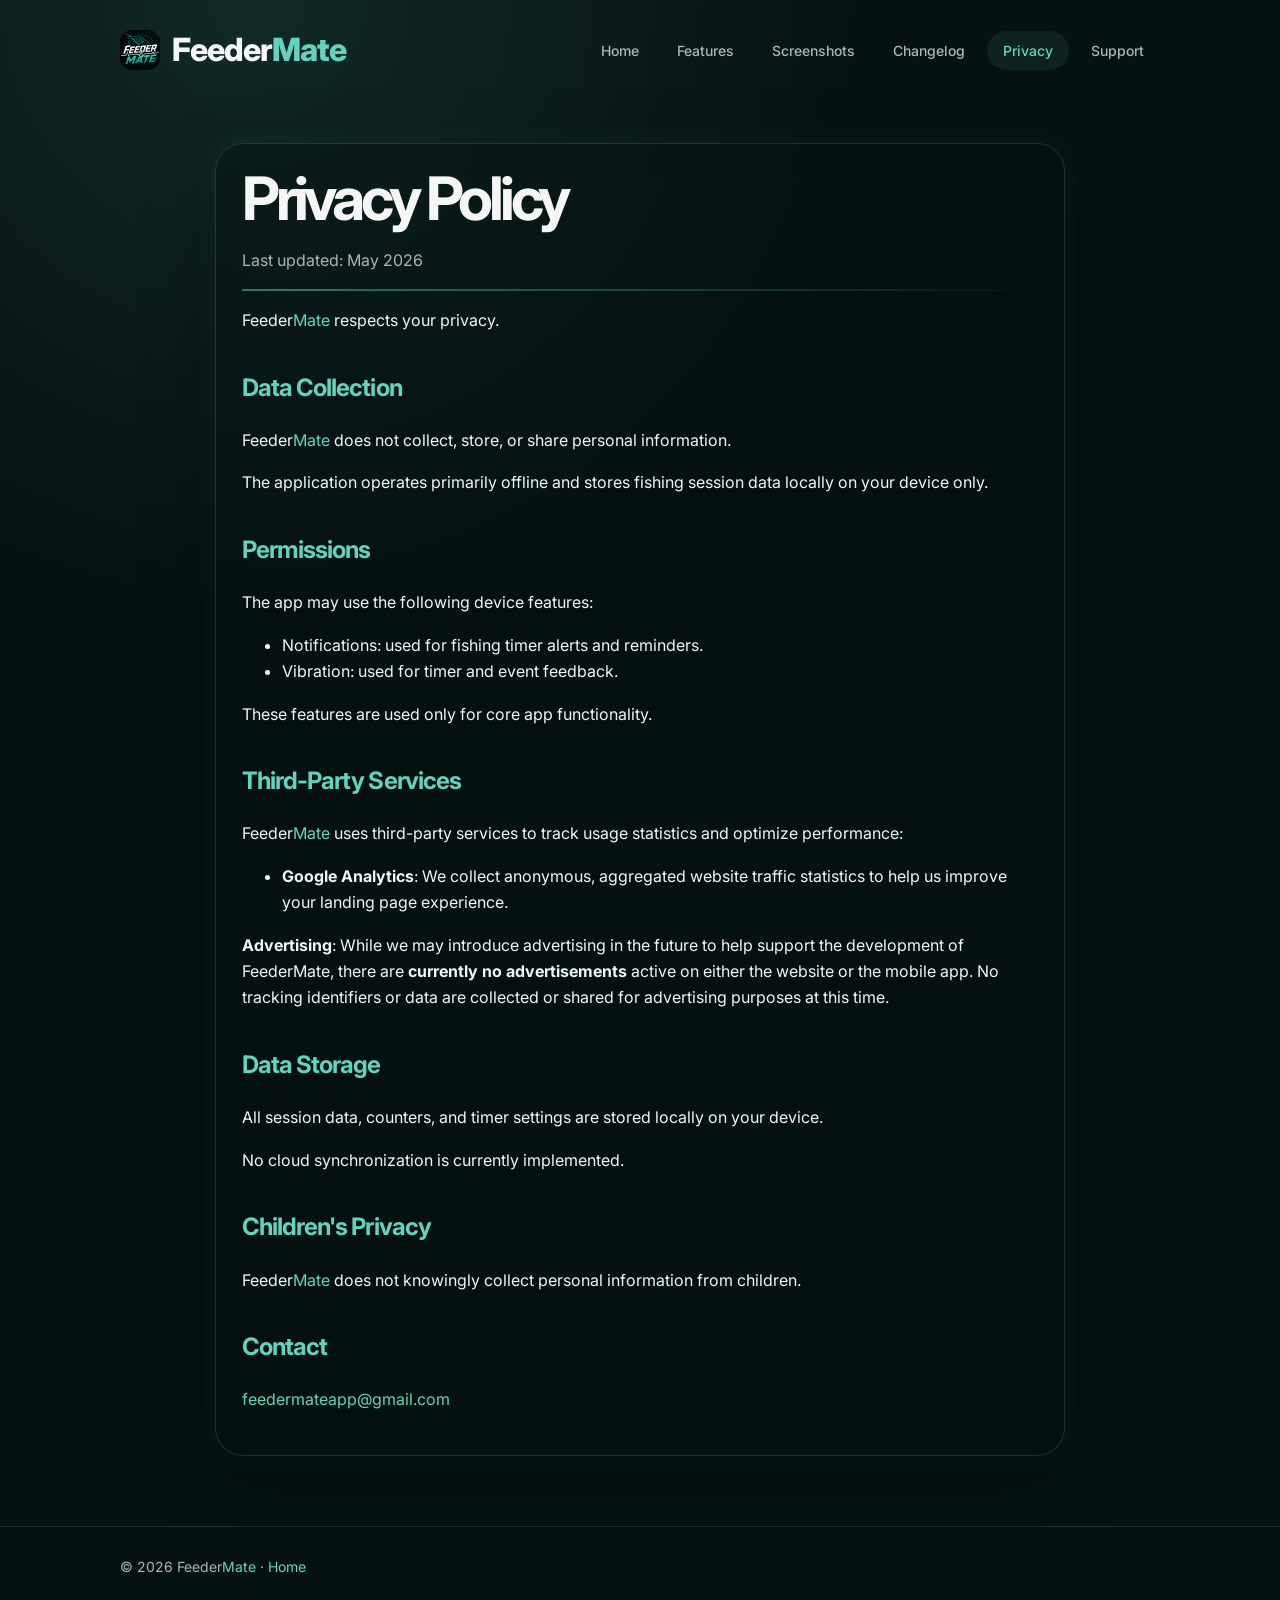
<file: privacy-policy/index.html>
<!DOCTYPE html>
<html lang="en">

<head>
  <meta charset="UTF-8" />
  <meta name="viewport" content="width=device-width, initial-scale=1.0" />
  <title>Privacy Policy — FeederMate</title>
  <meta name="description" content="FeederMate privacy policy and data protection details." />

  <!-- Open Graph / Facebook -->
  <meta property="og:type" content="website" />
  <meta property="og:url" content="https://feedermate.app/privacy-policy/" />
  <meta property="og:title" content="Privacy Policy — FeederMate" />
  <meta property="og:description" content="Read about how FeederMate respects and protects your privacy offline." />
  <meta property="og:image" content="https://feedermate.app/assets/app_icon_2.webp" />

  <!-- Twitter -->
  <meta property="twitter:card" content="summary_large_image" />
  <meta property="twitter:url" content="https://feedermate.app/privacy-policy/" />
  <meta property="twitter:title" content="Privacy Policy — FeederMate" />
  <meta property="twitter:description"
    content="Read about how FeederMate respects and protects your privacy offline." />
  <meta name="twitter:image" content="https://feedermate.app/assets/app_icon_2.webp" />

  <!-- Favicon & Touch Icons -->
  <link rel="icon" type="image/webp" sizes="1254x1254" href="../assets/app_icon_2.webp" />
  <link rel="apple-touch-icon" sizes="1254x1254" href="../assets/app_icon_2.webp" />

  <!-- Google Fonts (Inter) -->
  <link rel="preconnect" href="https://fonts.googleapis.com">
  <link rel="preconnect" href="https://fonts.gstatic.com" crossorigin>
  <link href="https://fonts.googleapis.com/css2?family=Inter:wght@300;400;500;600;700;800;900&display=swap"
    rel="stylesheet">

  <!-- Google Analytics (gtag.js) -->
  <script async src="https://www.googletagmanager.com/gtag/js?id=G-5XJ4RJ6B6T"></script>
  <script>
    window.dataLayer = window.dataLayer || [];
    function gtag() { dataLayer.push(arguments); }
    gtag('js', new Date());

    gtag('config', 'G-5XJ4RJ6B6T');
  </script>

  <link rel="stylesheet" href="../styles/main.css?v=1.0.1" />
  <link rel="stylesheet" href="https://cdnjs.cloudflare.com/ajax/libs/font-awesome/6.7.2/css/all.min.css" />
</head>

<body>
  <header class="container nav">
    <a class="brand" href="../" aria-label="FeederMate home">
      <img src="../assets/app_icon_2.webp" alt="FeederMate Logo" class="brand-logo">
      <span>Feeder<span class="brand-pulse">Mate</span></span>
    </a>
    <button class="nav-toggle" id="nav-toggle" aria-label="Toggle navigation" aria-expanded="false"
      aria-controls="nav-menu">
      <i class="fa-solid fa-bars"></i>
    </button>
    <nav class="nav-links" id="nav-menu">
      <a href="../">Home</a>
      <a href="../#features">Features</a>
      <a href="../#screenshots">Screenshots</a>
      <a href="../changelog/">Changelog</a>
      <a href="../privacy-policy/" class="active">Privacy</a>
      <a href="../support/">Support</a>
    </nav>
  </header>

  <main class="container policy">
    <div class="card">
      <h1>Privacy Policy</h1>
      <p class="muted">Last updated: May 2026</p>
      <div class="pulse-line"></div>

      <p>Feeder<span class="brand-pulse">Mate</span> respects your privacy.</p>

      <h2>Data Collection</h2>
      <p>Feeder<span class="brand-pulse">Mate</span> does not collect, store, or share personal information.</p>
      <p>The application operates primarily offline and stores fishing session data locally on your device only.</p>

      <h2>Permissions</h2>
      <p>The app may use the following device features:</p>
      <ul>
        <li>Notifications: used for fishing timer alerts and reminders.</li>
        <li>Vibration: used for timer and event feedback.</li>
      </ul>
      <p>These features are used only for core app functionality.</p>

      <h2>Third-Party Services</h2>
      <p>Feeder<span class="brand-pulse">Mate</span> uses third-party services to track usage statistics and optimize
        performance:</p>
      <ul>
        <li><strong>Google Analytics</strong>: We collect anonymous, aggregated website traffic statistics to help us
          improve your landing page experience.</li>
      </ul>
      <p><strong>Advertising</strong>: While we may introduce advertising in the future to help support the development
        of FeederMate, there are <strong>currently no advertisements</strong> active on either the website or the mobile
        app. No tracking identifiers or data are collected or shared for advertising purposes at this time.</p>

      <h2>Data Storage</h2>
      <p>All session data, counters, and timer settings are stored locally on your device.</p>
      <p>No cloud synchronization is currently implemented.</p>

      <h2>Children's Privacy</h2>
      <p>Feeder<span class="brand-pulse">Mate</span> does not knowingly collect personal information from children.</p>

      <h2>Contact</h2>
      <p><a href="mailto:feedermateapp@gmail.com">feedermateapp@gmail.com</a></p>
    </div>
  </main>

  <footer>
    <div class="container">© 2026 Feeder<span class="brand-pulse">Mate</span> · <a href=" ../">Home</a></div>
  </footer>
  <script>
    const navToggle = document.getElementById('nav-toggle');
    const navMenu = document.getElementById('nav-menu');

    if (navToggle && navMenu) {
      navToggle.addEventListener('click', () => {
        const isExpanded = navToggle.getAttribute('aria-expanded') === 'true';
        navToggle.setAttribute('aria-expanded', !isExpanded);
        navMenu.classList.toggle('is-active');

        // Morph hamburger icon into close X
        const icon = navToggle.querySelector('i');
        if (icon) {
          if (!isExpanded) {
            icon.classList.remove('fa-bars');
            icon.classList.add('fa-xmark');
          } else {
            icon.classList.remove('fa-xmark');
            icon.classList.add('fa-bars');
          }
        }

        document.body.style.overflow = !isExpanded ? 'hidden' : '';
      });
    }
  </script>
</body>

</html>
</file>
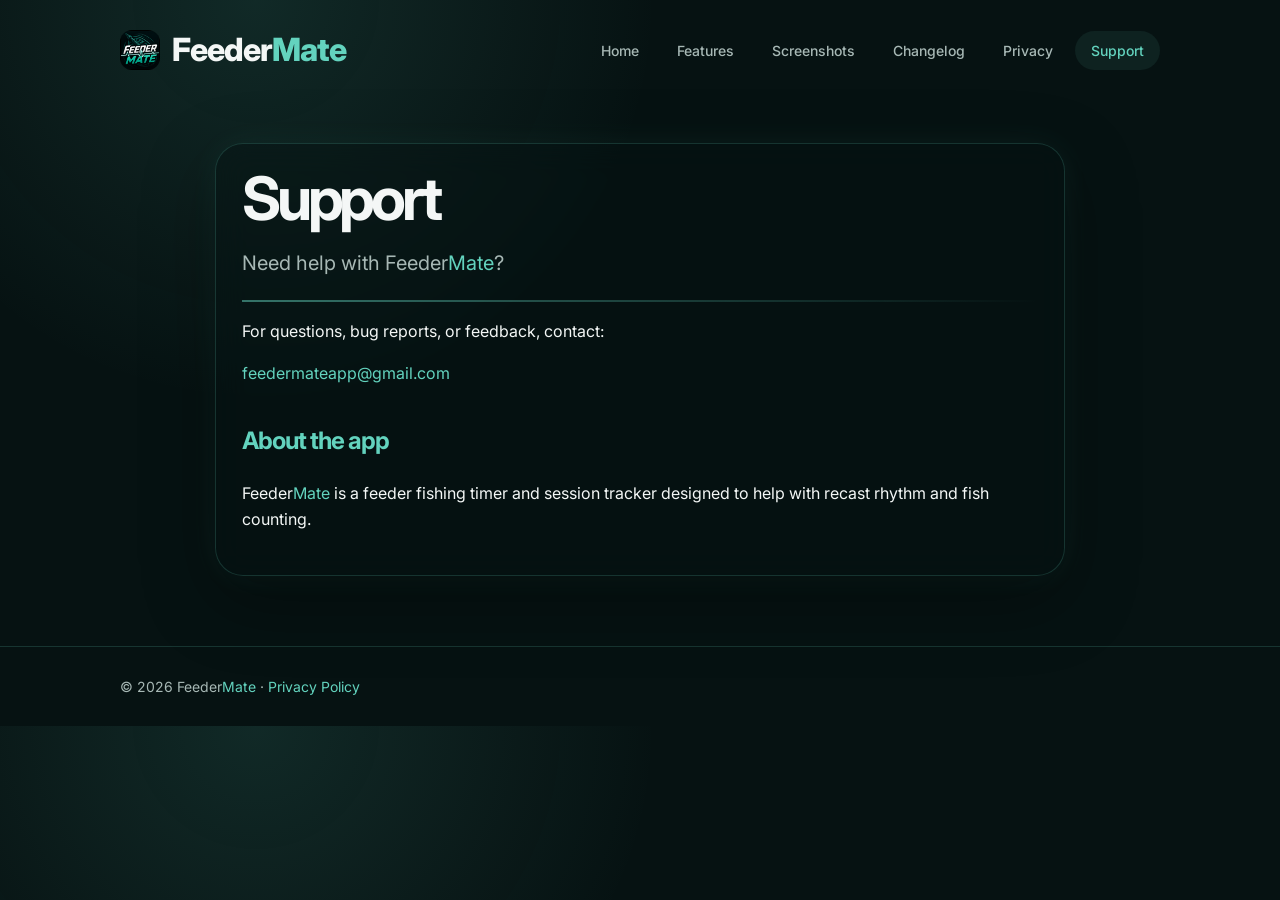
<file: support/index.html>
<!DOCTYPE html>
<html lang="en">

<head>
  <meta charset="UTF-8" />
  <meta name="viewport" content="width=device-width, initial-scale=1.0" />
  <title>Support — FeederMate</title>
  <meta name="description" content="Need help with FeederMate? Contact our support team." />

  <!-- Open Graph / Facebook -->
  <meta property="og:type" content="website" />
  <meta property="og:url" content="https://feedermate.app/support/" />
  <meta property="og:title" content="Support — FeederMate" />
  <meta property="og:description" content="Need help with FeederMate? Contact our support team." />
  <meta property="og:image" content="https://feedermate.app/assets/app_icon_2.webp" />

  <!-- Twitter -->
  <meta property="twitter:card" content="summary_large_image" />
  <meta property="twitter:url" content="https://feedermate.app/support/" />
  <meta property="twitter:title" content="Support — FeederMate" />
  <meta property="twitter:description" content="Need help with FeederMate? Contact our support team." />
  <meta name="twitter:image" content="https://feedermate.app/assets/app_icon_2.webp" />

  <!-- Favicon & Touch Icons -->
  <link rel="icon" type="image/webp" sizes="1254x1254" href="../assets/app_icon_2.webp" />
  <link rel="apple-touch-icon" sizes="1254x1254" href="../assets/app_icon_2.webp" />

  <!-- Google Fonts (Inter) -->
  <link rel="preconnect" href="https://fonts.googleapis.com">
  <link rel="preconnect" href="https://fonts.gstatic.com" crossorigin>
  <link href="https://fonts.googleapis.com/css2?family=Inter:wght@300;400;500;600;700;800;900&display=swap"
    rel="stylesheet">

  <!-- Google Analytics (gtag.js) -->
  <script async src="https://www.googletagmanager.com/gtag/js?id=G-5XJ4RJ6B6T"></script>
  <script>
    window.dataLayer = window.dataLayer || [];
    function gtag() { dataLayer.push(arguments); }
    gtag('js', new Date());

    gtag('config', 'G-5XJ4RJ6B6T');
  </script>

  <link rel="stylesheet" href="../styles/main.css?v=1.0.1" />
  <link rel="stylesheet" href="https://cdnjs.cloudflare.com/ajax/libs/font-awesome/6.7.2/css/all.min.css" />
</head>

<body>
  <header class="container nav">
    <a class="brand" href="../" aria-label="FeederMate home">
      <img src="../assets/app_icon_2.webp" alt="FeederMate Logo" class="brand-logo">
      <span>Feeder<span class="brand-pulse">Mate</span></span>
    </a>
    <button class="nav-toggle" id="nav-toggle" aria-label="Toggle navigation" aria-expanded="false"
      aria-controls="nav-menu">
      <i class="fa-solid fa-bars"></i>
    </button>
    <nav class="nav-links" id="nav-menu">
      <a href="../">Home</a>
      <a href="../#features">Features</a>
      <a href="../#screenshots">Screenshots</a>
      <a href="../changelog/">Changelog</a>
      <a href="../privacy-policy/">Privacy</a>
      <a href="../support/" class="active">Support</a>
    </nav>
  </header>

  <main class="container policy">
    <div class="card">
      <h1>Support</h1>
      <p class="lead">Need help with Feeder<span class="brand-pulse">Mate</span>?</p>
      <div class="pulse-line"></div>
      <p>For questions, bug reports, or feedback, contact:</p>
      <p><a href="mailto:feedermateapp@gmail.com">feedermateapp@gmail.com</a></p>
      <h2>About the app</h2>
      <p>Feeder<span class="brand-pulse">Mate</span> is a feeder fishing timer and session tracker designed to help
        with recast rhythm and fish counting.</p>
    </div>
  </main>

  <footer>
    <div class="container">© 2026 Feeder<span class="brand-pulse">Mate</span> · <a href="../privacy-policy/">Privacy
        Policy</a></div>
  </footer>
  <script>
    const navToggle = document.getElementById('nav-toggle');
    const navMenu = document.getElementById('nav-menu');

    if (navToggle && navMenu) {
      navToggle.addEventListener('click', () => {
        const isExpanded = navToggle.getAttribute('aria-expanded') === 'true';
        navToggle.setAttribute('aria-expanded', !isExpanded);
        navMenu.classList.toggle('is-active');

        // Morph hamburger icon into close X
        const icon = navToggle.querySelector('i');
        if (icon) {
          if (!isExpanded) {
            icon.classList.remove('fa-bars');
            icon.classList.add('fa-xmark');
          } else {
            icon.classList.remove('fa-xmark');
            icon.classList.add('fa-bars');
          }
        }

        document.body.style.overflow = !isExpanded ? 'hidden' : '';
      });
    }
  </script>
</body>

</html>
</file>
<file: styles/main.css>
:root {
  --bg: #061212;
  --bg-soft: #0b1f1e;
  --card: rgba(255, 255, 255, 0.055);
  --text: #f4f7f6;
  --muted: #a7b8b5;
  --accent: #63d3be;
  --accent-2: #2aa88f;
  --border: rgba(99, 211, 190, 0.18);
}

* {
  box-sizing: border-box;
}

body {
  margin: 0;
  background: radial-gradient(circle at 20% 0%, rgba(99, 211, 190, 0.12), transparent 32%), var(--bg);
  color: var(--text);
  font-family: 'Inter', ui-sans-serif, system-ui, -apple-system, BlinkMacSystemFont, "Segoe UI", sans-serif;
  line-height: 1.65;
  overflow-x: hidden; /* Prevent horizontal scroll from navigation drawer */
}

a {
  color: var(--accent);
  text-decoration: none;
}

a:hover {
  text-decoration: none;
}

.container {
  width: min(1040px, calc(100% - 40px));
  margin: 0 auto;
}

.nav {
  display: flex;
  align-items: center;
  justify-content: space-between;
  padding: 24px 0;
}

.brand {
  display: flex;
  align-items: center;
  gap: 12px;
  font-size: 32px;
  font-weight: 800;
  letter-spacing: -0.03em;
  color: var(--text);
}

.brand:hover {
  text-decoration: none;
}

.brand-logo {
  width: 40px;
  height: 40px;
  border-radius: 12px;
  object-fit: cover;
  flex-shrink: 0;
}

.brand-mark {
  width: 40px;
  height: 40px;
  border-radius: 12px;
  background: linear-gradient(135deg, var(--accent), var(--accent-2));
  box-shadow: 0 0 28px rgba(99, 211, 190, 0.28);
  position: relative;
}

.brand-mark::after {
  content: "";
  position: absolute;
  left: 8px;
  right: 8px;
  top: 19px;
  height: 2px;
  background: #061212;
  box-shadow: 7px -7px 0 -1px #061212, 13px 7px 0 -1px #061212;
}

.nav-links {
  display: flex;
  gap: 6px;
  font-size: 14px;
  align-items: center;
}

.nav-links a {
  color: var(--muted);
  font-weight: 500;
  padding: 8px 16px;
  border-radius: 999px;
  transition: color 0.25s ease, background-color 0.25s ease;
}

.nav-links a:hover,
.nav-links a.active {
  color: var(--accent);
  background-color: rgba(99, 211, 190, 0.08);
  text-decoration: none;
}

.hero {
  padding: 70px 0 56px;
  display: grid;
  grid-template-columns: 1.2fr 0.8fr;
  gap: 48px;
  align-items: center;
}

.kicker {
  color: var(--accent);
  font-weight: 700;
  margin-bottom: 10px;
}

h1 {
  font-size: clamp(44px, 8vw, 78px);
  line-height: 0.95;
  margin: 0 0 20px;
  letter-spacing: -0.07em;
}

h2 {
  font-size: 30px;
  letter-spacing: -0.04em;
  margin-top: 0;
}

h3 {
  color: var(--accent);
  margin-bottom: 8px;
}

.lead {
  color: var(--muted);
  font-size: 20px;
  max-width: 650px;
}

.actions {
  display: flex;
  flex-wrap: wrap;
  gap: 14px;
  margin-top: 30px;
}

.button {
  display: inline-flex;
  align-items: center;
  justify-content: center;
  gap: 8px;
  min-height: 46px;
  padding: 0 18px;
  border-radius: 999px;
  border: 1px solid var(--border);
  background: rgba(255, 255, 255, 0.05);
  color: var(--text);
  font-weight: 700;
}

.button.primary {
  background: linear-gradient(135deg, var(--accent), var(--accent-2));
  color: #041010;
  border: 0;
}

.phone-card,
.card {
  background: rgba(6, 18, 18, 0.45);
  backdrop-filter: blur(16px);
  -webkit-backdrop-filter: blur(16px);
  border: 1px solid var(--border);
  border-radius: 28px;
  box-shadow: 0 24px 70px rgba(0, 0, 0, 0.35), 0 0 32px rgba(99, 211, 190, 0.08);
  transition: transform 0.3s cubic-bezier(0.16, 1, 0.3, 1), border-color 0.3s ease, box-shadow 0.3s ease;
}

.card:hover {
  transform: translateY(-4px) scale(1.01);
  border-color: rgba(99, 211, 190, 0.35);
  box-shadow: 0 30px 80px rgba(0, 0, 0, 0.45), 0 0 40px rgba(99, 211, 190, 0.12);
}

.phone-card {
  padding: 22px;
  aspect-ratio: 0.72;
  display: flex;
  flex-direction: column;
  justify-content: space-between;
}

.phone-card-brand {
  display: block;
  font-size: 24px;
  font-weight: 900;
  letter-spacing: -0.04em;
  text-align: center;
  margin-bottom: 4px;
}

.brand-pulse {
  color: var(--accent);
}

.timer {
  font-size: 58px;
  font-weight: 900;
  letter-spacing: -0.06em;
  text-align: center;
  margin: 32px 0 12px;
}

.ekg-line {
  width: 100%;
  height: 54px;
  margin: 16px 0;
  overflow: visible;
}

.ekg-trail {
  fill: none;
  stroke: var(--accent);
  stroke-width: 1.5;
  stroke-linecap: round;
  stroke-linejoin: round;
  opacity: 0.2;
}

.ekg-glow {
  fill: none;
  stroke: var(--accent);
  stroke-width: 2.5;
  stroke-linecap: round;
  stroke-linejoin: round;
  filter: drop-shadow(0 0 6px rgba(99, 211, 190, 0.9));
  stroke-dasharray: 120 730;
  stroke-dashoffset: 0;
  animation: ekg-scan 2s linear infinite;
}

@keyframes ekg-scan {
  from {
    stroke-dashoffset: 0;
  }

  to {
    stroke-dashoffset: -850;
  }
}

@media (prefers-reduced-motion: reduce) {
  .ekg-glow {
    animation-play-state: paused;
  }
}

.mock-buttons {
  display: grid;
  gap: 12px;
}

.mock-button {
  padding: 16px;
  border-radius: 18px;
  background: rgba(99, 211, 190, 0.12);
  font-weight: 800;
  text-align: center;
  display: flex;
  align-items: center;
  justify-content: center;
  gap: 8px;
}

.card-icon {
  font-size: 26px;
  color: var(--accent);
  margin-bottom: 12px;
}

.button i,
.mock-button i {
  pointer-events: none;
}

h2>i {
  color: var(--accent);
  margin-right: 10px;
}

.section {
  padding: 44px 0;
}

.screenshots-scroll {
  display: grid;
  grid-template-columns: repeat(auto-fit, minmax(86px, 1fr));
  gap: 12px;
  align-items: start;
}

.screenshot-frame {
  width: 100%;
  margin: 0;
  display: flex;
  flex-direction: column;
  align-items: center;
  gap: 6px;
}

.screenshot-frame img {
  width: 100%;
  max-width: 108px;
  aspect-ratio: 9 / 19.5;
  object-fit: cover;
  border-radius: 16px;
  border: 1px solid var(--border);
  background: var(--bg-soft);
  box-shadow: 0 8px 28px rgba(0, 0, 0, 0.3), 0 0 0 1px rgba(99, 211, 190, 0.06);
  display: block;
  cursor: zoom-in;
  transition: transform 0.3s cubic-bezier(0.16, 1, 0.3, 1), border-color 0.3s ease, box-shadow 0.3s ease;
}

.screenshot-frame img:hover {
  transform: translateY(-4px) scale(1.03);
  border-color: rgba(99, 211, 190, 0.5);
  box-shadow: 0 12px 36px rgba(0, 0, 0, 0.45), 0 0 16px rgba(99, 211, 190, 0.15);
}

.screenshot-frame img:focus-visible {
  outline: 2px solid var(--accent);
  outline-offset: 3px;
}

body.lightbox-open {
  overflow: hidden;
}

dialog.lightbox {
  border: none;
  background: transparent;
  padding: 0;
  margin: auto;
  max-width: none;
  max-height: none;
  overflow: visible;
}

dialog.lightbox::backdrop {
  background: rgba(2, 10, 10, 0.86);
  backdrop-filter: blur(6px);
  -webkit-backdrop-filter: blur(6px);
}

.lightbox-content {
  position: relative;
  z-index: 1;
  width: min(92vw, 560px);
  padding: 18px;
  border-radius: 22px;
  border: 1px solid var(--border);
  background: rgba(6, 18, 18, 0.95);
  box-shadow: 0 26px 70px rgba(0, 0, 0, 0.55), 0 0 0 1px rgba(99, 211, 190, 0.12);
  backdrop-filter: blur(12px);
  -webkit-backdrop-filter: blur(12px);
  color: var(--text);
}

.lightbox-close {
  position: absolute;
  top: 8px;
  right: 8px;
  width: 36px;
  height: 36px;
  border: 0;
  border-radius: 999px;
  background: rgba(255, 255, 255, 0.1);
  color: var(--text);
  cursor: pointer;
}

.lightbox-close:hover {
  background: rgba(255, 255, 255, 0.17);
}

.lightbox-nav {
  position: absolute;
  top: 50%;
  transform: translateY(-50%);
  width: 40px;
  height: 40px;
  border: 0;
  border-radius: 999px;
  background: rgba(255, 255, 255, 0.12);
  color: var(--text);
  cursor: pointer;
}

.lightbox-nav:hover {
  background: rgba(255, 255, 255, 0.2);
}

.lightbox-prev {
  left: -50px;
}

.lightbox-next {
  right: -50px;
}

.lightbox-content img {
  display: block;
  width: 100%;
  height: auto;
  max-height: calc(90vh - 90px);
  object-fit: contain;
  border-radius: 14px;
  border: 1px solid var(--border);
}

.lightbox-caption {
  margin: 8px 0 2px;
  text-align: center;
  color: var(--muted);
  font-size: 13px;
}

@media (max-width: 800px) {
  .lightbox-prev {
    left: 8px;
  }

  .lightbox-next {
    right: 8px;
  }
}

.screenshot-placeholder {
  display: flex;
  flex-direction: column;
  align-items: center;
  gap: 10px;
  color: var(--muted);
  font-size: 13px;
}

.screenshot-placeholder i {
  font-size: 26px;
  color: var(--accent);
  opacity: 0.5;
}

.screenshot-frame figcaption {
  font-size: 12px;
  color: var(--muted);
  text-align: center;
}

.grid {
  display: grid;
  grid-template-columns: repeat(3, 1fr);
  gap: 18px;
}

.card {
  padding: 26px;
}

.muted {
  color: var(--muted);
}

.policy {
  padding: 42px 0 70px;
}

.policy .card {
  max-width: 850px;
  margin: 0 auto;
}

.policy h1 {
  font-size: clamp(38px, 6vw, 60px);
}

.policy h2 {
  color: var(--accent);
  font-size: 24px;
  margin-top: 34px;
}

footer {
  border-top: 1px solid var(--border);
  padding: 28px 0;
  color: var(--muted);
  font-size: 14px;
}

@media (max-width: 800px) {
  .hero {
    grid-template-columns: 1fr;
    padding-top: 36px;
  }

  .grid {
    grid-template-columns: 1fr;
  }

  .nav {
    align-items: flex-start;
    gap: 14px;
    flex-direction: column;
  }
}

.pulse-line {
  height: 2px;
  background: linear-gradient(90deg, var(--accent), transparent);
  margin: 16px 0;
  opacity: 0.5;
}

.changelog .release-item {
  margin-top: 48px;
}

.changelog .release-header {
  display: flex;
  align-items: baseline;
  justify-content: space-between;
  flex-wrap: wrap;
  gap: 12px;
}

.changelog .release-header h2 {
  margin: 0;
  color: var(--text);
  font-size: 28px;
}

.changelog .release-date {
  color: var(--muted);
  font-size: 15px;
  font-weight: 500;
  background: rgba(255, 255, 255, 0.05);
  padding: 4px 12px;
  border-radius: 999px;
  border: 1px solid var(--border);
}

.changelog .release-content ul {
  padding-left: 20px;
}

.changelog .release-content li {
  margin-bottom: 8px;
  color: var(--muted);
}

.changelog .release-content strong {
  color: var(--text);
}

.changelog .feature-image {
  max-width: 100%;
  border-radius: 16px;
  border: 1px solid var(--border);
  margin: 16px 0;
  box-shadow: 0 8px 28px rgba(0, 0, 0, 0.3);
}

.changelog .feature-placeholder {
  width: 100%;
  max-width: 250px;
  aspect-ratio: 9 / 19.5;
  border-radius: 16px;
  border: 2px dashed var(--border);
  background: rgba(255, 255, 255, 0.02);
  display: flex;
  flex-direction: column;
  align-items: center;
  justify-content: center;
  margin: 24px 0;
  color: var(--muted);
  gap: 12px;
  text-align: center;
  padding: 20px;
  font-size: 13px;
}

.changelog .feature-placeholder i {
  font-size: 32px;
  color: var(--accent);
  opacity: 0.3;
}

.release-badge {
  display: inline-block;
  font-size: 11px;
  font-weight: 700;
  letter-spacing: 0.06em;
  text-transform: uppercase;
  background: linear-gradient(135deg, var(--accent), var(--accent-2));
  color: #041010;
  padding: 2px 9px;
  border-radius: 999px;
  vertical-align: middle;
  margin-left: 8px;
}

.changelog .release-content code {
  font-family: ui-monospace, "SF Mono", Menlo, Consolas, monospace;
  font-size: 0.85em;
  background: rgba(99, 211, 190, 0.1);
  color: var(--accent);
  padding: 1px 5px;
  border-radius: 4px;
  border: 1px solid rgba(99, 211, 190, 0.15);
}

/* Nav Toggle & Responsive Mobile Hamburger Drawer */
.nav-toggle {
  display: none;
}

/* App Store & Google Play CTA Badges */
.badges {
  display: flex;
  gap: 12px;
  margin-top: 24px;
  flex-wrap: wrap;
}

.badge-cta {
  display: flex;
  align-items: center;
  gap: 10px;
  background: rgba(255, 255, 255, 0.03);
  border: 1px solid rgba(255, 255, 255, 0.08);
  padding: 8px 16px;
  border-radius: 14px;
  cursor: pointer;
  transition: background-color 0.2s, border-color 0.2s, transform 0.2s;
  user-select: none;
}

.badge-cta:hover {
  background: rgba(99, 211, 190, 0.05);
  border-color: var(--accent);
  transform: translateY(-2px);
}

.badge-cta i {
  font-size: 22px;
  color: var(--text);
}

.badge-cta div {
  display: flex;
  flex-direction: column;
  align-items: flex-start;
  line-height: 1.1;
}

.badge-cta span {
  font-size: 8px;
  text-transform: uppercase;
  color: var(--muted);
  letter-spacing: 0.08em;
}

.badge-cta strong {
  font-size: 13px;
  color: var(--text);
  font-weight: 700;
}

/* Hero Phone Mockup Buttons & Dynamic Interactivity */
.mock-btn {
  border: none;
  outline: none;
  font-family: inherit;
  padding: 16px;
  border-radius: 18px;
  background: rgba(99, 211, 190, 0.12);
  color: var(--text);
  font-weight: 800;
  font-size: 14px;
  text-align: center;
  display: flex;
  align-items: center;
  justify-content: center;
  gap: 8px;
  cursor: pointer;
  transition: background-color 0.2s, transform 0.1s;
}

.mock-btn:hover {
  background: rgba(99, 211, 190, 0.2);
}

.mock-btn:active {
  transform: scale(0.97);
}

.mock-btn.primary {
  background: var(--accent);
  color: #041010;
}

.mock-btn.primary:hover {
  background: #7bf8e0;
}

.mock-fish-count {
  display: flex;
  justify-content: center;
  margin-top: 16px;
  opacity: 0;
  transform: translateY(8px);
  transition: opacity 0.3s, transform 0.3s cubic-bezier(0.16, 1, 0.3, 1);
}

.mock-fish-count.is-visible {
  opacity: 1;
  transform: translateY(0);
}

.mock-fish-pill {
  background: rgba(99, 211, 190, 0.15);
  border: 1px solid var(--border);
  color: var(--accent);
  padding: 6px 14px;
  border-radius: 999px;
  font-size: 13px;
  font-weight: 700;
  letter-spacing: -0.01em;
  display: inline-flex;
  align-items: center;
  gap: 6px;
}

/* Media Query Additions for Mobile Carousel and Mobile Drawer Layout */
@media (max-width: 800px) {
  .nav {
    position: relative;
    padding: 16px 0;
    flex-direction: row;
    align-items: center;
  }

  .nav-toggle {
    display: block;
    background: transparent;
    border: none;
    color: var(--text);
    font-size: 22px;
    cursor: pointer;
    z-index: 1010;
    padding: 8px;
    margin-right: -8px;
    transition: transform 0.2s;
  }

  .nav-toggle:active {
    transform: scale(0.9);
  }

  .nav-links {
    display: flex;
    flex-direction: column;
    position: fixed;
    top: 0;
    right: -100%;
    width: min(280px, 80%);
    height: 100vh;
    background: rgba(6, 18, 18, 0.96);
    backdrop-filter: blur(20px);
    -webkit-backdrop-filter: blur(20px);
    border-left: 1px solid var(--border);
    padding: 96px 24px 40px;
    gap: 8px;
    z-index: 1000;
    transition: right 0.35s cubic-bezier(0.16, 1, 0.3, 1);
    box-shadow: -10px 0 40px rgba(0, 0, 0, 0.5);
  }

  .nav-links.is-active {
    right: 0;
  }

  .nav-links a {
    width: 100%;
    font-size: 16px;
    padding: 12px 20px;
    border-radius: 12px;
    box-sizing: border-box;
  }

  .nav-links a:hover,
  .nav-links a.active {
    background-color: rgba(99, 211, 190, 0.12);
  }

  /* Horizontal swipeable screenshot carousel */
  .screenshots-scroll {
    display: flex;
    overflow-x: auto;
    scroll-snap-type: x mandatory;
    scrollbar-width: none; /* Hide scrollbar for Firefox */
    -ms-overflow-style: none;  /* Hide scrollbar for IE/Edge */
    padding: 8px 4px 16px;
    gap: 16px;
    margin-inline: -20px; /* Bleed to screen edges */
    padding-inline: 20px;
  }

  .screenshots-scroll::-webkit-scrollbar {
    display: none; /* Hide scrollbar for Chrome/Safari/Opera */
  }

  .screenshot-frame {
    flex: 0 0 140px;
    scroll-snap-align: start;
  }

  .screenshot-frame img {
    max-width: 140px;
  }
}

/* Mock screen display utilities */
.mock-screen {
  display: none;
  flex-direction: column;
  height: 100%;
  justify-content: space-between;
  box-sizing: border-box;
}

.mock-screen.is-active {
  display: flex;
}

@keyframes pulse-glow {
  0% {
    box-shadow: 0 0 0 0 rgba(99, 211, 190, 0.4);
  }
  70% {
    box-shadow: 0 0 0 15px rgba(99, 211, 190, 0);
  }
  100% {
    box-shadow: 0 0 0 0 rgba(99, 211, 190, 0);
  }
}

/* Session Pulse Showcase Styles */
.pulse-showcase-card {
  background: radial-gradient(circle at 100% 100%, rgba(99, 211, 190, 0.08), transparent 50%), rgba(6, 18, 18, 0.55);
  backdrop-filter: blur(16px);
  -webkit-backdrop-filter: blur(16px);
  border: 1px solid var(--border);
  border-radius: 32px;
  padding: 40px;
  box-shadow: 0 24px 70px rgba(0, 0, 0, 0.4), 0 0 32px rgba(99, 211, 190, 0.06);
  position: relative;
  overflow: hidden;
  margin-top: 32px;
}

.pulse-badge {
  display: inline-flex;
  align-items: center;
  gap: 8px;
  background: rgba(99, 211, 190, 0.15);
  color: var(--accent);
  border: 1px solid var(--border);
  padding: 6px 14px;
  border-radius: 999px;
  font-size: 12px;
  font-weight: 800;
  letter-spacing: 0.05em;
  margin-bottom: 24px;
  text-transform: uppercase;
}

.pulse-features-grid {
  display: grid;
  grid-template-columns: repeat(2, 1fr);
  gap: 32px;
  margin-top: 40px;
}

.pulse-feature-item {
  display: flex;
  gap: 20px;
  align-items: flex-start;
}

.pulse-feature-item i {
  font-size: 24px;
  color: var(--accent);
  background: rgba(99, 211, 190, 0.12);
  padding: 14px;
  border-radius: 16px;
  flex-shrink: 0;
  border: 1px solid rgba(99, 211, 190, 0.1);
  box-shadow: 0 8px 20px rgba(0, 0, 0, 0.15);
}

.pulse-feature-item h4 {
  margin: 0 0 6px;
  font-size: 18px;
  font-weight: 700;
  color: var(--text);
}

.pulse-feature-item p {
  margin: 0;
  font-size: 14px;
  line-height: 1.6;
}

@media (max-width: 800px) {
  .pulse-showcase-card {
    padding: 28px 20px;
  }
  
  .pulse-features-grid {
    grid-template-columns: 1fr;
    gap: 24px;
  }
}

/* Sliding Brand Features Carousel */
.features-scroller {
  display: flex;
  overflow-x: auto;
  scroll-snap-type: x mandatory;
  scroll-behavior: smooth;
  gap: 24px;
  padding-bottom: 12px;
  -webkit-overflow-scrolling: touch;
  margin-top: 16px;
}

.features-scroller::-webkit-scrollbar {
  display: none; /* Hide scrollbar for Chrome/Safari/Opera */
}

.features-scroller {
  -ms-overflow-style: none;  /* IE and Edge */
  scrollbar-width: none;  /* Firefox */
}

.features-scroller .pulse-showcase-card {
  flex: 0 0 100%;
  scroll-snap-align: start;
  box-sizing: border-box;
  margin-top: 0; /* Override default margin */
}

.scroller-dots {
  display: flex;
  justify-content: center;
  gap: 8px;
  margin-top: 16px;
}

.scroller-dot {
  width: 10px;
  height: 10px;
  border-radius: 50%;
  background: rgba(255, 255, 255, 0.2);
  cursor: pointer;
  transition: background-color 0.25s, transform 0.25s;
}

.scroller-dot.active {
  background: var(--accent);
  transform: scale(1.25);
}

/* Beta Dialog Input & Form Focus States */
.beta-content {
  width: min(92vw, 440px) !important;
  color: var(--text) !important;
}

.beta-content h2,
.beta-content h3 {
  color: var(--text) !important;
}

.form-group input:focus,
.form-group select:focus {
  border-color: var(--accent) !important;
  box-shadow: 0 0 12px rgba(99, 211, 190, 0.25);
  outline: none;
}

/* Mockup Circular Timer & Preset Styles */
.preset-btn {
  padding: 6px 0;
  font-size: 10px;
  font-weight: 700;
  border-radius: 6px;
  border: 1px solid rgba(255, 255, 255, 0.08);
  background: rgba(255, 255, 255, 0.03);
  color: rgba(255, 255, 255, 0.6);
  cursor: pointer;
  transition: all 0.2s ease;
}

.preset-btn:hover {
  background: rgba(255, 255, 255, 0.08);
  color: #fff;
  border-color: rgba(255, 255, 255, 0.15);
}

.preset-btn.active {
  border-color: var(--accent) !important;
  background: rgba(99, 211, 190, 0.08) !important;
  color: var(--accent) !important;
  box-shadow: 0 0 8px rgba(99, 211, 190, 0.15);
}

#mock-toggle-track.is-fishing {
  background: #e67e22 !important;
}

#mock-toggle-track.is-fishing #mock-toggle-thumb {
  transform: translateX(10px);
}

/* 3D Flip Timer Mockup Styles */
.dial-container {
  position: relative;
  width: 96px;
  height: 96px;
  perspective: 600px;
  cursor: pointer;
  user-select: none;
}

.dial-inner {
  position: absolute;
  width: 100%;
  height: 100%;
  transition: transform 0.6s cubic-bezier(0.175, 0.885, 0.32, 1.275);
  transform-style: preserve-3d;
}

.dial-inner.is-flipped {
  transform: rotateY(180deg);
}

.dial-face {
  position: absolute;
  width: 100%;
  height: 100%;
  backface-visibility: hidden;
  -webkit-backface-visibility: hidden;
  display: flex;
  align-items: center;
  justify-content: center;
  border-radius: 50%;
}

.dial-face-front {
  z-index: 2;
  transform: rotateY(0deg);
}

.dial-face-back {
  transform: rotateY(180deg);
}
</file>
